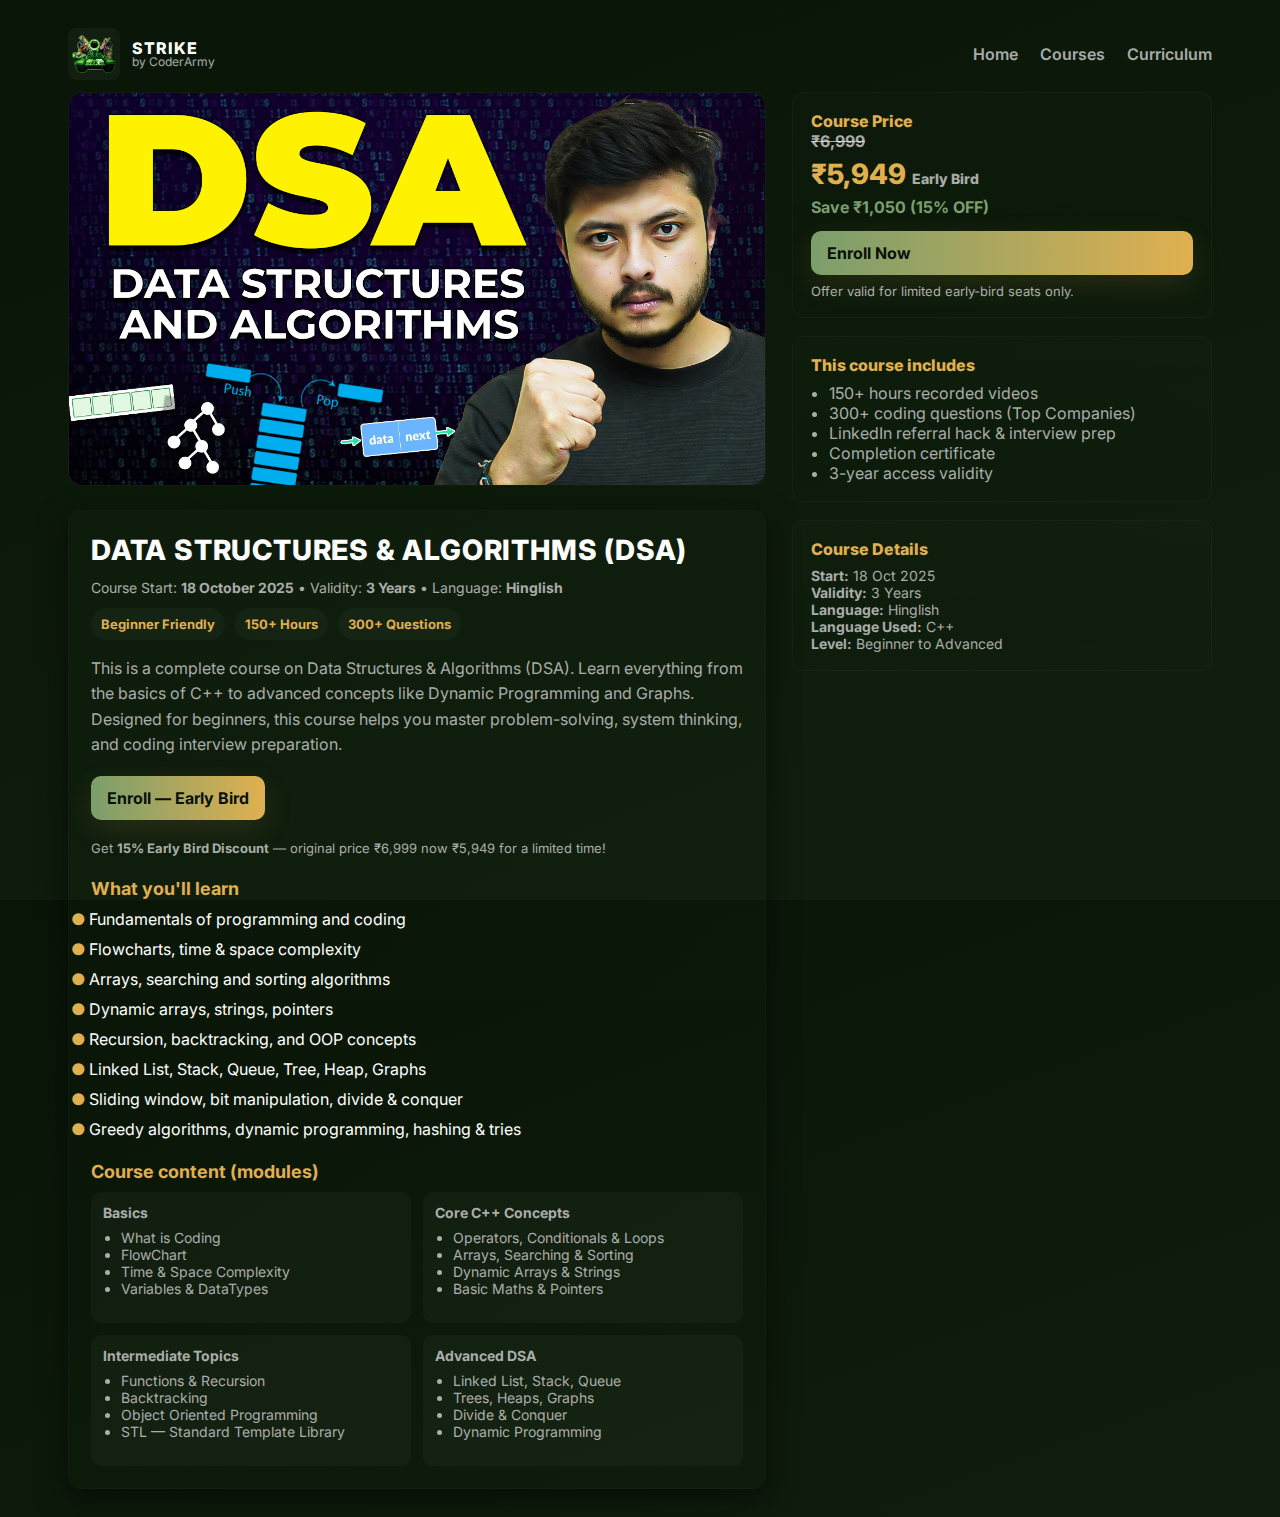
<file: dsa.html>
<!doctype html>
<html lang="en">

<head>
  <meta charset="utf-8" />
  <meta name="viewport" content="width=device-width,initial-scale=1" />
  <title>STRIKE — DSA Course</title>
  <meta name="description"
    content="STRIKE — Complete Data Structures & Algorithms Course. Learn DSA with 150+ hours of recorded videos, 300+ coding questions, and certification." />
  <link href="https://fonts.googleapis.com/css2?family=Inter:wght@400;600;800&display=swap" rel="stylesheet">
  <link rel="stylesheet" href="style2.css">
  <link rel="icon" type="image/png" href="images/logo.png">
</head>

<body>
  <div class="container">
    <header>
      <a class="brand" href="index.html">
        <img src="images/logo.png" alt="STRIKE logo">
        <div style="line-height:1">
          <div style="font-weight:800;letter-spacing:1px">STRIKE</div>
          <div style="font-size:12px;color:var(--muted)">by CoderArmy</div>
        </div>
      </a>

      <!-- Hamburger Toggle -->
      <input type="checkbox" id="menu-toggle" class="menu-toggle">
      <label for="menu-toggle" class="menu-toggle-label">
        <span></span>
        <span></span>
        <span></span>
      </label>

      <nav>
        <a href="index.html">Home</a>
        <a href="index.html#courses">Courses</a>
        <a href="#curriculum">Curriculum</a>
      </nav>
    </header>

    <div class="course-shell">
      <div>
        <div class="banner">
          <img src="images/dsa.png" alt="DSA Course Banner" />
        </div>

        <div class="main-card" id="curriculum">
          <div class="title-row">
            <div class="course-title">Data Structures & Algorithms (DSA)</div>
            <div class="meta-small">Course Start: <strong>18 October 2025</strong> • Validity: <strong>3 Years</strong>
              • Language: <strong>Hinglish</strong></div>
          </div>

          <div class="tags">
            <div class="pill">Beginner Friendly</div>
            <div class="pill">150+ Hours</div>
            <div class="pill">300+ Questions</div>
          </div>

          <p class="overview">
            This is a complete course on Data Structures & Algorithms (DSA). Learn everything from the basics of C++ to
            advanced concepts like Dynamic Programming and Graphs. Designed for beginners, this course helps you master
            problem-solving, system thinking, and coding interview preparation.
          </p>

          <div class="cta-actions">
            <a class="btn btn-primary" href="#enroll">Enroll — Early Bird</a>
            <div class="note">Get <strong>15% Early Bird Discount</strong> — original price ₹6,999 now ₹5,949 for a
              limited time!</div>
          </div>
          <div class="section">
            <h3>What you'll learn</h3>
            <ul class="learn-list">
              <li>Fundamentals of programming and coding</li>
              <li>Flowcharts, time & space complexity</li>
              <li>Arrays, searching and sorting algorithms</li>
              <li>Dynamic arrays, strings, pointers</li>
              <li>Recursion, backtracking, and OOP concepts</li>
              <li>Linked List, Stack, Queue, Tree, Heap, Graphs</li>
              <li>Sliding window, bit manipulation, divide & conquer</li>
              <li>Greedy algorithms, dynamic programming, hashing & tries</li>
            </ul>
          </div>

          <div class="section">
            <h3>Course content (modules)</h3>
            <div class="topics-grid">
              <div class="topic">
                <strong>Basics</strong>
                <ul style="margin-top:8px;padding-left:18px">
                  <li>What is Coding</li>
                  <li>FlowChart</li>
                  <li>Time & Space Complexity</li>
                  <li>Variables & DataTypes</li>
                </ul>
              </div>
              <div class="topic">
                <strong>Core C++ Concepts</strong>
                <ul style="margin-top:8px;padding-left:18px">
                  <li>Operators, Conditionals & Loops</li>
                  <li>Arrays, Searching & Sorting</li>
                  <li>Dynamic Arrays & Strings</li>
                  <li>Basic Maths & Pointers</li>
                </ul>
              </div>
              <div class="topic">
                <strong>Intermediate Topics</strong>
                <ul style="margin-top:8px;padding-left:18px">
                  <li>Functions & Recursion</li>
                  <li>Backtracking</li>
                  <li>Object Oriented Programming</li>
                  <li>STL — Standard Template Library</li>
                </ul>
              </div>
              <div class="topic">
                <strong>Advanced DSA</strong>
                <ul style="margin-top:8px;padding-left:18px">
                  <li>Linked List, Stack, Queue</li>
                  <li>Trees, Heaps, Graphs</li>
                  <li>Divide & Conquer</li>
                  <li>Dynamic Programming</li>
                </ul>
              </div>
            </div>
          </div>
        </div>
      </div>

      <aside class="sidebar">
        <div class="panel">
          <div style="font-weight:800;color:var(--accent)">Course Price</div>
          <div class="price-old">₹6,999</div>
          <div class="price-now">₹5,949 <small style="font-size:14px;color:var(--muted)">Early Bird</small></div>
          <div class="save-note">Save ₹1,050 (15% OFF)</div>
          <div style="margin-top:14px;display:flex;flex-direction:column;gap:10px">
            <a class="btn btn-primary" href="#enroll">Enroll Now</a>
          </div>
          <div class="note">Offer valid for limited early-bird seats only.</div>
        </div>

        <div class="panel">
          <div style="font-weight:800;margin-bottom:8px;color:var(--accent)">This course includes</div>
          <ul style="margin:0;padding-left:18px;color:var(--muted)">
            <li>150+ hours recorded videos</li>
            <li>300+ coding questions (Top Companies)</li>
            <li>LinkedIn referral hack & interview prep</li>
            <li>Completion certificate</li>
            <li>3-year access validity</li>
          </ul>
        </div>

        <div class="panel">
          <div style="font-weight:800;color:var(--accent);margin-bottom:8px">Course Details</div>
          <div class="muted" style="font-size:14px">
            <strong>Start:</strong> 18 Oct 2025<br>
            <strong>Validity:</strong> 3 Years<br>
            <strong>Language:</strong> Hinglish<br>
            <strong>Language Used:</strong> C++<br>
            <strong>Level:</strong> Beginner to Advanced
          </div>
        </div>
      </aside>
    </div>
  </div>
</body>

</html>
</file>
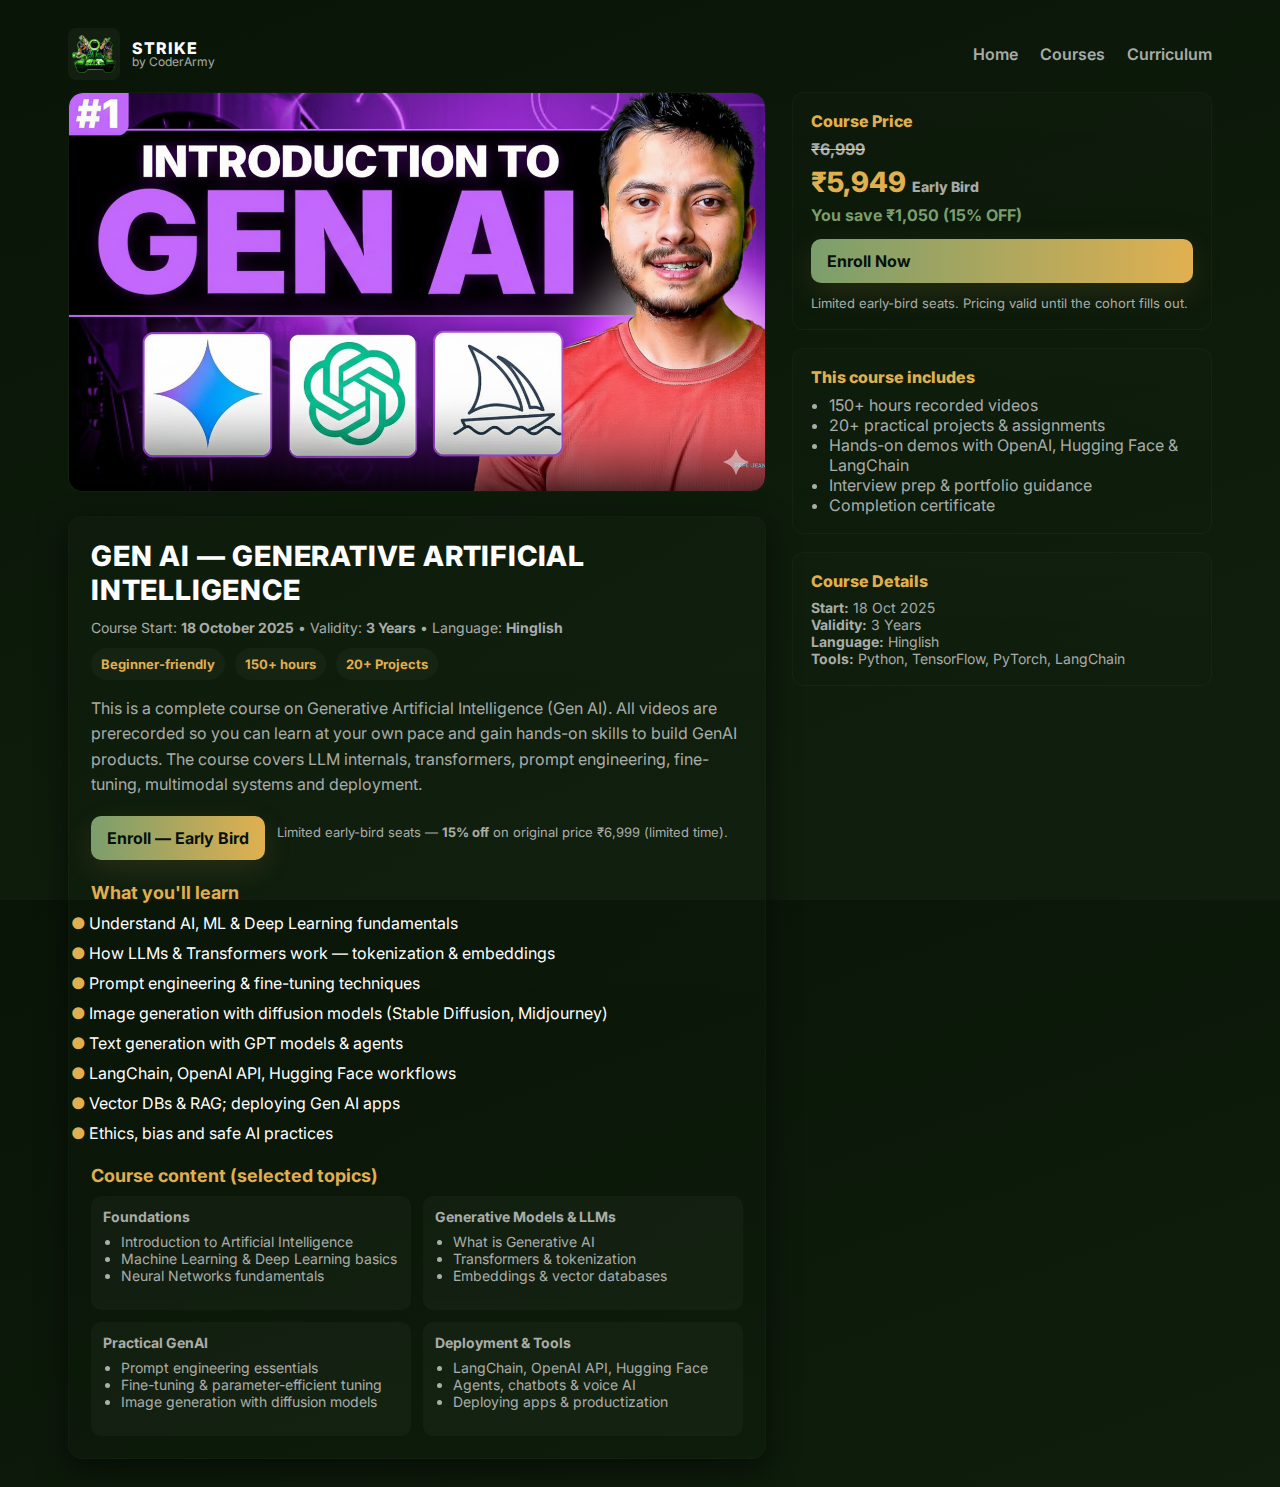
<file: genai.html>
<!doctype html>
<html lang="en">

<head>
  <meta charset="utf-8" />
  <meta name="viewport" content="width=device-width,initial-scale=1" />
  <title>STRIKE — Generative AI (Gen AI) Course</title>
  <meta name="description"
    content="STRIKE — Gen AI course. Hands-on recorded videos, projects, and early-bird discount." />
  <link href="https://fonts.googleapis.com/css2?family=Inter:wght@400;600;800&display=swap" rel="stylesheet">
  <link rel="stylesheet" href="style2.css">
  <link rel="icon" type="image/png" href="images/logo.png">
</head>

<body>
  <div class="container">
    <!-- header -->
    <header>
      <a class="brand" href="index.html">
        <img src="images/logo.png" alt="STRIKE logo">
        <div style="line-height:1">
          <div style="font-weight:800;letter-spacing:1px">STRIKE</div>
          <div style="font-size:12px;color:var(--muted)">by CoderArmy</div>
        </div>
      </a>

      <!-- Hamburger Toggle -->
      <input type="checkbox" id="menu-toggle" class="menu-toggle">
      <label for="menu-toggle" class="menu-toggle-label">
        <span></span>
        <span></span>
        <span></span>
      </label>

      <nav aria-label="Primary">
        <a href="index.html">Home</a>
        <a href="index.html#courses">Courses</a>
        <a href="#curriculum">Curriculum</a>
      </nav>
    </header>

    <!-- page grid -->
    <div class="course-shell">

      <!-- LEFT: main content -->
      <div>
        <!-- banner -->
        <div class="banner">
          <img src="images/genai.png" alt="Generative AI Course Banner" />
        </div>

        <!-- main card -->
        <div class="main-card" id="curriculum">
          <div class="title-row">
            <div class="course-title">Gen AI — Generative Artificial Intelligence</div>
            <div class="meta-small">Course Start: <strong>18 October 2025</strong> • Validity: <strong>3 Years</strong>
              • Language: <strong>Hinglish</strong></div>
          </div>

          <div class="tags" aria-hidden="true">
            <div class="pill">Beginner-friendly</div>
            <div class="pill">150+ hours</div>
            <div class="pill">20+ Projects</div>
          </div>

          <p class="overview">
            This is a complete course on Generative Artificial Intelligence (Gen AI). All videos are prerecorded so you
            can learn at your own pace and gain hands-on skills to build GenAI products. The course covers LLM
            internals, transformers, prompt engineering, fine-tuning, multimodal systems and deployment.
          </p>

          <div class="cta-actions">
            <a class="btn btn-primary" href="#enroll">Enroll — Early Bird</a>
            <div class="note">Limited early-bird seats — <strong>15% off</strong> on original price ₹6,999 (limited
              time).</div>
          </div>

          <div class="section">
            <h3>What you'll learn</h3>
            <ul class="learn-list" aria-label="What you'll learn">
              <li>Understand AI, ML & Deep Learning fundamentals</li>
              <li>How LLMs & Transformers work — tokenization & embeddings</li>
              <li>Prompt engineering & fine-tuning techniques</li>
              <li>Image generation with diffusion models (Stable Diffusion, Midjourney)</li>
              <li>Text generation with GPT models & agents</li>
              <li>LangChain, OpenAI API, Hugging Face workflows</li>
              <li>Vector DBs & RAG; deploying Gen AI apps</li>
              <li>Ethics, bias and safe AI practices</li>
            </ul>
          </div>

          <!-- COURSE CONTENT -->
          <div class="section">
            <h3>Course content (selected topics)</h3>
            <div class="topics-grid">
              <div class="topic">
                <strong>Foundations</strong>
                <ul class="muted" style="margin-top:8px;padding-left:18px;">
                  <li>Introduction to Artificial Intelligence</li>
                  <li>Machine Learning & Deep Learning basics</li>
                  <li>Neural Networks fundamentals</li>
                </ul>
              </div>

              <div class="topic">
                <strong>Generative Models & LLMs</strong>
                <ul class="muted" style="margin-top:8px;padding-left:18px;">
                  <li>What is Generative AI</li>
                  <li>Transformers & tokenization</li>
                  <li>Embeddings & vector databases</li>
                </ul>
              </div>

              <div class="topic">
                <strong>Practical GenAI</strong>
                <ul class="muted" style="margin-top:8px;padding-left:18px;">
                  <li>Prompt engineering essentials</li>
                  <li>Fine-tuning & parameter-efficient tuning</li>
                  <li>Image generation with diffusion models</li>
                </ul>
              </div>

              <div class="topic">
                <strong>Deployment & Tools</strong>
                <ul class="muted" style="margin-top:8px;padding-left:18px;">
                  <li>LangChain, OpenAI API, Hugging Face</li>
                  <li>Agents, chatbots & voice AI</li>
                  <li>Deploying apps & productization</li>
                </ul>
              </div>
            </div>
          </div>
        </div>
      </div>

      <!-- RIGHT: sidebar -->
      <aside class="sidebar">
        <!-- price card -->
        <div class="panel" aria-labelledby="price-heading">
          <div id="price-heading" style="font-weight:800;color:var(--accent)">Course Price</div>
          <div style="margin-top:8px">
            <div class="price-old">₹6,999</div>
            <div class="price-now">₹5,949 <small style="font-size:14px;color:var(--muted)">Early Bird</small></div>
            <div class="save-note">You save ₹1,050 (15% OFF)</div>
          </div>

          <div style="margin-top:14px;display:flex;gap:10px;flex-direction:column">
            <a class="btn btn-primary" href="#enroll">Enroll Now</a>
          </div>

          <div style="margin-top:12px;font-size:13px;color:var(--muted)">Limited early-bird seats. Pricing valid until
            the cohort fills out.</div>
        </div>

        <!-- includes -->
        <div class="panel">
          <div style="font-weight:800;margin-bottom:8px;color:var(--accent)">This course includes</div>
          <ul style="margin:0;padding-left:18px;color:var(--muted)">
            <li>150+ hours recorded videos</li>
            <li>20+ practical projects & assignments</li>
            <li>Hands-on demos with OpenAI, Hugging Face & LangChain</li>
            <li>Interview prep & portfolio guidance</li>
            <li>Completion certificate</li>
          </ul>
        </div>

        <!-- small info card -->
        <div class="panel">
          <div style="font-weight:800;color:var(--accent);margin-bottom:8px">Course Details</div>
          <div class="muted" style="font-size:14px">
            <strong>Start:</strong> 18 Oct 2025<br>
            <strong>Validity:</strong> 3 Years<br>
            <strong>Language:</strong> Hinglish<br>
            <strong>Tools:</strong> Python, TensorFlow, PyTorch, LangChain
          </div>
        </div>
      </aside>

    </div> <!-- end course-shell -->
  </div> <!-- end container -->
</body>

</html>
</file>
<file: style2.css>
:root {
        --bg: #0c1a0c;
        --panel: #0f1e0d;
        --muted: rgba(230, 230, 230, 0.72);
        --accent: #e0b050;
        --olive: #7b9e6c;
        --glass: rgba(255, 255, 255, 0.03);
        --radius: 14px;
        --container: 1200px;
        font-family: "Inter", system-ui, -apple-system, "Segoe UI", Roboto, Arial;
    }

    * {
        box-sizing: border-box
    }

    html,
    body {
        height: 100%;
        margin: 0;
        background: linear-gradient(160deg, #091507 0%, #0f1e0d 80%);
        color: #fff;
        -webkit-font-smoothing: antialiased
    }

    a {
        color: inherit
    }

    .container {
        max-width: var(--container);
        margin: 0 auto;
        padding: 28px;
    }

    header {
        display: flex;
        align-items: center;
        justify-content: space-between;
        gap: 16px;
        padding-bottom: 12px
    }

    .brand {
        display: flex;
        align-items: center;
        gap: 12px;
        text-decoration: none
    }

    .brand img {
        width: 52px;
        height: 52px;
        object-fit: contain;
        border-radius: 8px;
        padding: 4px;
        background: rgba(255, 255, 255, 0.04)
    }

    nav a {
        color: var(--muted);
        margin-left: 18px;
        text-decoration: none;
        font-weight: 600
    }

    nav a.cta {
        background: linear-gradient(90deg, var(--olive), var(--accent));
        color: #07110a;
        padding: 10px 14px;
        border-radius: 12px
    }

    .course-shell {
        display: grid;
        grid-template-columns: 1fr;
        gap: 26px;
    }

    /* ====== HAMBURGER MENU ====== */

    /* Hide the checkbox itself */
    .menu-toggle {
        display: none;
    }

    /* Hamburger icon (three lines) */
    .menu-toggle-label {
        display: none;
        cursor: pointer;
        flex-direction: column;
        gap: 5px;
        z-index: 1001;
    }

    .menu-toggle-label span {
        width: 26px;
        height: 3px;
        background: #fff;
        border-radius: 3px;
        transition: 0.3s;
    }

    /* When checked (clicked), animate icon into "X" */
    .menu-toggle:checked+.menu-toggle-label span:nth-child(1) {
        transform: rotate(45deg) translateY(8px);
    }

    .menu-toggle:checked+.menu-toggle-label span:nth-child(2) {
        opacity: 0;
    }

    .menu-toggle:checked+.menu-toggle-label span:nth-child(3) {
        transform: rotate(-45deg) translateY(-8px);
    }


    .banner {
        background: linear-gradient(180deg, rgba(0, 0, 0, 0.12), transparent);
        border-radius: var(--radius);
        overflow: hidden;
        border: 1px solid rgba(255, 255, 255, 0.03);
        width: 100%;
        margin-bottom: 20px;
    }

    .banner img {
        width: 100%;
        height: auto;
        border-radius: 14px;
        object-fit: cover;
        object-position: top;
        display: block;
        background: #111;
        box-shadow: 0 8px 25px rgba(0, 0, 0, 0.4);
        transition: transform 0.4s ease, box-shadow 0.4s ease;
    }

    .banner img:hover {
        transform: scale(1.02);
        box-shadow: 0 10px 30px rgba(224, 176, 80, 0.3);
    }

    /* =====  Banner (inside course-shell) ===== */
    .course-shell>div .banner {
        width: 100%;
        margin-bottom: 24px;
    }

    .course-shell>div .banner img {
        display: block;
        width: 100%;
        height: auto;
        max-width: 100%;
        object-fit: cover;
        border-radius: 14px;
        box-shadow: 0 8px 25px rgba(0, 0, 0, 0.4);
        transition: transform 0.4s ease, box-shadow 0.4s ease;
    }

    /* hover effect for a polished look */
    .course-shell>div .banner img:hover {
        transform: scale(1.02);
        box-shadow: 0 12px 32px rgba(224, 176, 80, 0.35);
    }



    .main-card {
        padding: 22px;
        background: linear-gradient(180deg, rgba(255, 255, 255, 0.01), rgba(255, 255, 255, 0.00));
        border-radius: var(--radius);
        box-shadow: 0 10px 30px rgba(0, 0, 0, 0.5);
        border: 1px solid rgba(255, 255, 255, 0.02);
    }

    .title-row {
        display: flex;
        flex-direction: column;
        gap: 8px
    }

    .course-title {
        font-size: 28px;
        font-weight: 800;
        text-transform: uppercase;
        letter-spacing: 0.8px
    }

    .meta-small {
        color: var(--muted);
        font-size: 14px;
        margin-top: 4px
    }

    .tags {
        display: flex;
        gap: 10px;
        margin-top: 12px;
        flex-wrap: wrap
    }

    .pill {
        background: var(--glass);
        padding: 8px 10px;
        border-radius: 999px;
        color: var(--accent);
        font-weight: 700;
        font-size: 13px
    }

    .overview {
        margin-top: 16px;
        color: var(--muted);
        line-height: 1.6
    }

    .cta-actions {
        display: flex;
        gap: 12px;
        margin-top: 18px;
        flex-wrap: wrap
    }

    .btn {
        display: inline-flex;
        align-items: center;
        gap: 10px;
        padding: 12px 16px;
        border-radius: 10px;
        font-weight: 700;
        text-decoration: none;
        border: 0;
        cursor: pointer;
    }

    .btn-primary {
        background: linear-gradient(90deg, var(--olive), var(--accent));
        color: #07110a;
        box-shadow: 0 10px 30px rgba(224, 176, 80, 0.12)
    }

    .btn-ghost {
        background: transparent;
        border: 1px solid rgba(255, 255, 255, 0.06);
        color: var(--muted)
    }

    .sidebar {
        display: flex;
        flex-direction: column;
        gap: 18px;
    }

    .panel {
        background: linear-gradient(180deg, rgba(255, 255, 255, 0.01), rgba(255, 255, 255, 0.00));
        padding: 18px;
        border-radius: 12px;
        border: 1px solid rgba(255, 255, 255, 0.03);
    }

    .price-old {
        color: var(--muted);
        text-decoration: line-through;
        font-weight: 700
    }

    .price-now {
        font-size: 28px;
        font-weight: 800;
        color: var(--accent);
        margin-top: 6px
    }

    .save-note {
        color: var(--olive);
        font-weight: 700;
        margin-top: 6px
    }

    .learn-list {
        list-style: none;
        padding-left: 0;
        margin: 0;
        display: grid;
        gap: 10px
    }

    .learn-list li::before {
        content: "\25CF";
        color: var(--accent);
        display: inline-block;
        width: 18px;
        margin-left: -20px
    }

    .section {
        margin-top: 22px
    }

    .section h3 {
        margin: 0 0 10px 0;
        color: var(--accent);
        font-size: 18px
    }

    .topics-grid {
        display: grid;
        grid-template-columns: 1fr;
        gap: 12px
    }


    .topic {
        background: var(--glass);
        padding: 12px;
        border-radius: 10px;
        color: var(--muted);
        font-size: 14px
    }

    .lectures {
        margin-top: 12px;
        background: rgba(0, 0, 0, 0.02);
        padding: 12px;
        border-radius: 10px;
        border: 1px solid rgba(255, 255, 255, 0.02)
    }

    .lecture-item {
        display: flex;
        justify-content: space-between;
        padding: 8px 6px;
        border-bottom: 1px dashed rgba(255, 255, 255, 0.02);
        color: var(--muted)
    }

    .lecture-item:last-child {
        border-bottom: none
    }

    .muted {
        color: var(--muted)
    }

    .note {
        font-size: 13px;
        color: var(--muted);
        margin-top: 8px
    }

    a:focus,
    button:focus {
        outline: 3px solid rgba(224, 176, 80, 0.12);
        outline-offset: 3px;
        border-radius: 8px
    }

    /*============= Responsiveness ============*/

    @media(max-width:999px) {
        .banner img {
            height: 220px
        }

        .course-title {
            font-size: 22px
        }
    }

    @media (max-width: 900px) {
        nav {
            display: none;
            flex-direction: column;
            position: absolute;
            top: 70px;
            left: 0;
            width: 100%;
            background: rgba(12, 26, 12, 0.98);
            padding: 20px 0;
            text-align: center;
            z-index: 1000;
        }

        /* Show hamburger icon */
        .menu-toggle-label {
            display: flex;
        }

        /* Show menu when checkbox is checked */
        .menu-toggle:checked~nav {
            display: flex;
        }

        nav a {
            margin: 10px 0;
            color: #eee;
            font-size: 1.1rem;
        }
    }

    @media(min-width:700px) {
        .topics-grid {
            grid-template-columns: 1fr 1fr
        }
    }

    @media (max-width: 768px) {
        .banner img {
            border-radius: 10px;
        }

        .course-shell>div .banner img {
            border-radius: 10px;
        }
    }

    @media(min-width:1000px) {
        .course-shell {
            grid-template-columns: 2fr 420px;
            align-items: start
        }
    }
</file>
